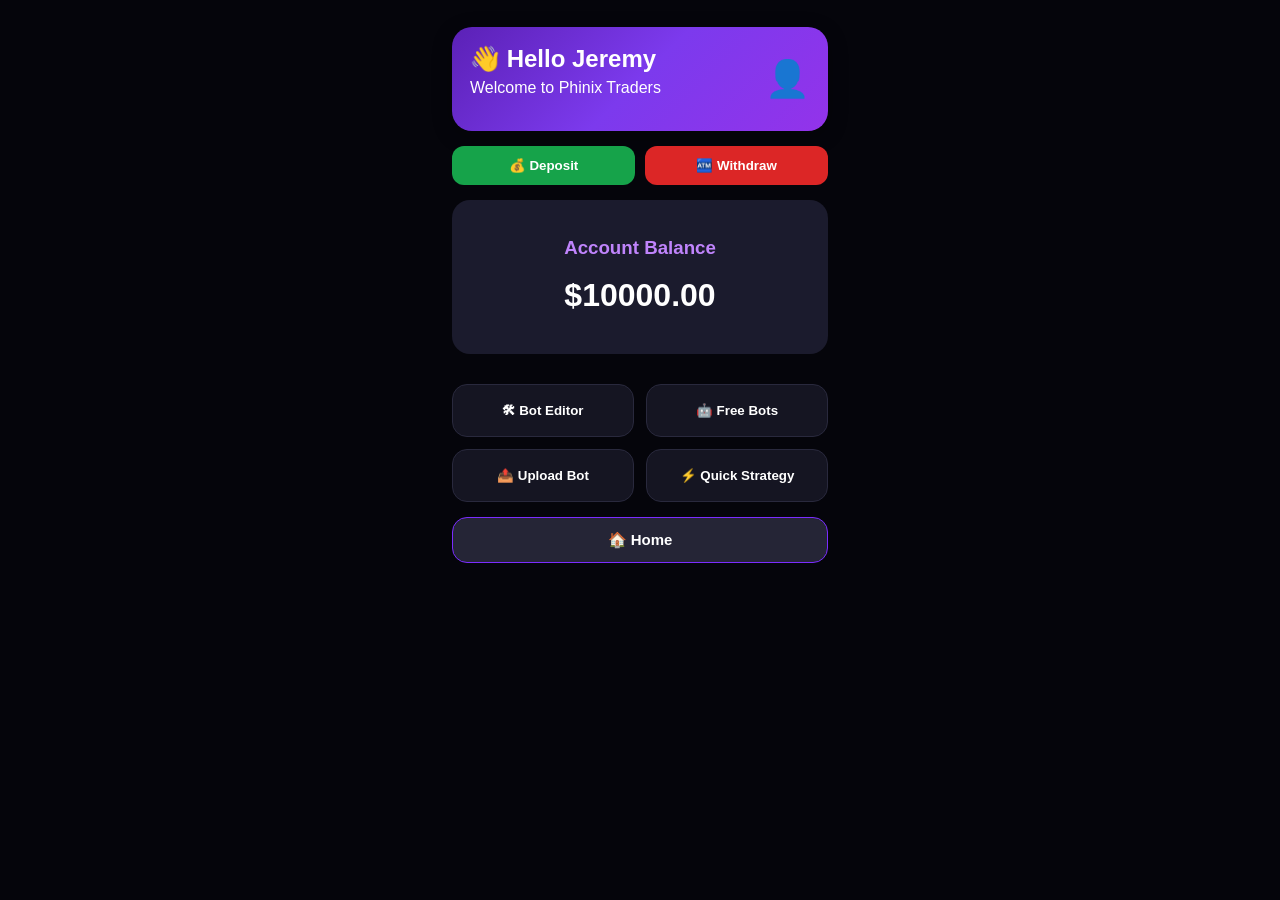
<file: index.html>
<!DOCTYPE html>
<html lang="en">

<head>
    <meta charset="UTF-8">
    <meta name="viewport" content="width=device-width, initial-scale=1.0">
    <title>Phinix Traders</title>

    <style>
        * {
            box-sizing: border-box;
        }

        html,
        body {
            margin: 0;
            padding: 0;
            min-height: 100%;
            background: #05050b;
            color: white;
            font-family: Arial, sans-serif;
        }

        body {
            min-height: 100vh;
        }

        .container {
            width: 100%;
            max-width: 430px;
            min-height: 100vh;
            margin: 0 auto;
            padding: 12px;
            padding-bottom: 120px;
            background: #05050b;
        }

        button,
        .tab,
        .wallet-btn,
        .trade-box {
            font-family: Arial, sans-serif;
        }
    </style>
</head>

<body>

<div class="container"></div>

<script src="script.js"></script>
<script src="phinix-engine.js"></script>
<script src="phinix-deriv-api.js"></script>
<script src="phinix-deriv-bridge.js"></script>
<script src="phinix-pro.js"></script>
    
</body>

</html>
</file>
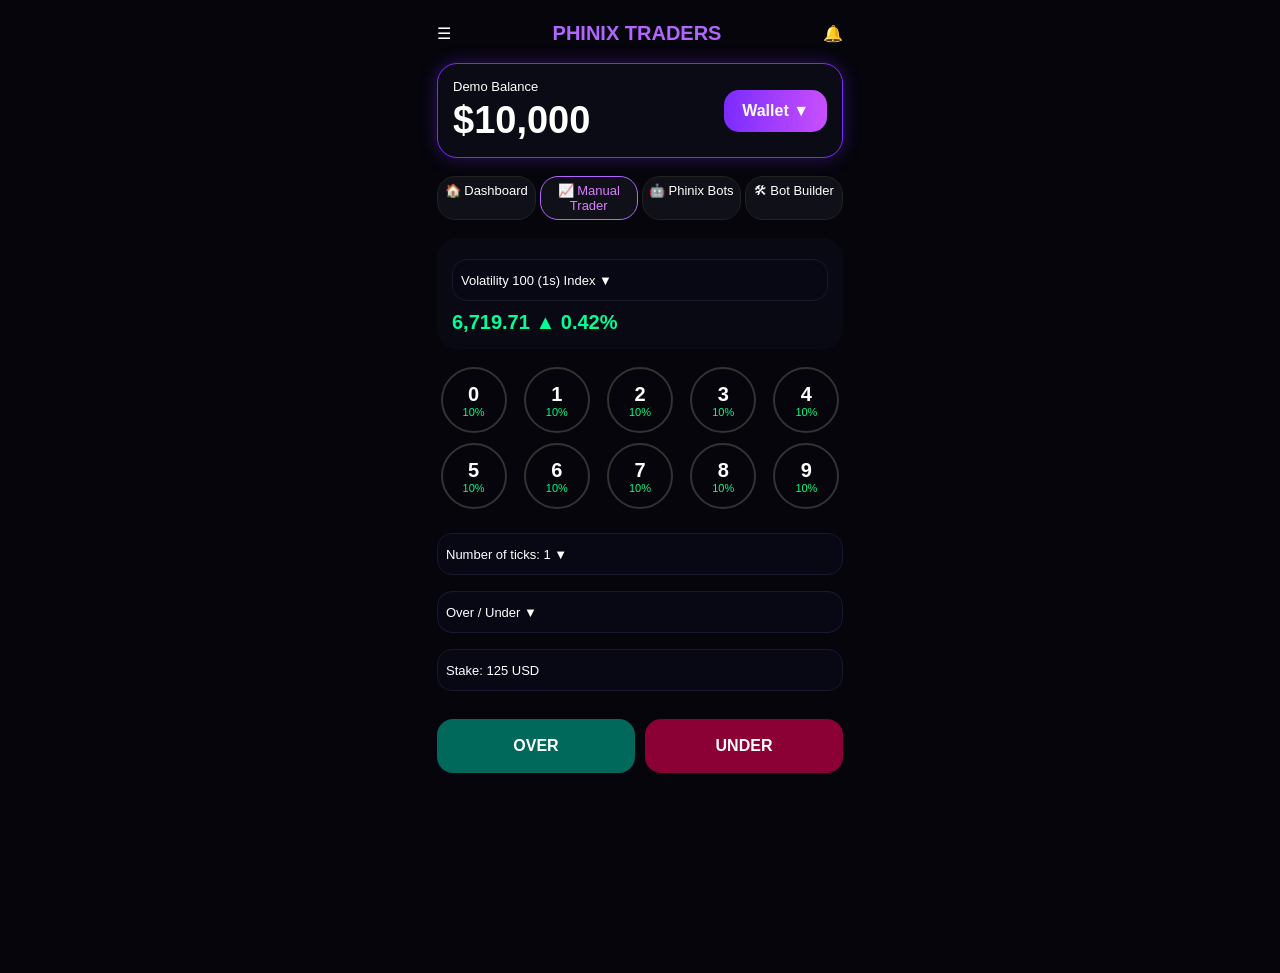
<file: backup.html>
<!DOCTYPE html>
<html lang="en">

<head>

<meta charset="UTF-8">

<meta name="viewport" content="width=device-width, initial-scale=1.0">

<title>Phinix Traders</title>

<style>

*{
margin:0;
padding:0;
box-sizing:border-box;
font-family:Arial,sans-serif;
}

body{

background:#05050b;
color:white;

}

.container{

max-width:430px;
margin:auto;
padding:12px;
padding-bottom:120px;

}

.header{

display:flex;
justify-content:space-between;
align-items:center;
margin-top:10px;

}

.logo{

font-size:20px;
font-weight:bold;
color:#b266ff;

}

.wallet-box{

margin-top:18px;
padding:15px;
border-radius:20px;

background:#0b0b15;

border:1px solid #7a2cff;

box-shadow:0 0 18px rgba(122,44,255,.35);

display:flex;
justify-content:space-between;
align-items:center;

}

.balance{

font-size:13px;

}

.balance h1{

font-size:38px;
margin-top:5px;

}

.wallet-btn{

background:linear-gradient(90deg,#7a2cff,#c94fff);

padding:12px 18px;

border-radius:15px;

font-weight:bold;

cursor:pointer;

}

.tabs{

display:flex;
gap:4px;
margin-top:18px;

}

.tab{

flex:1;

background:#101018;

padding:6px 4px;
font-size:13px;
border-radius:18px;

text-align:center;

cursor:pointer;

border:1px solid #222;

}

.active{

border:1px solid #b266ff;

color:#d77fff;

}

.market{

margin-top:18px;

background:#090913;

padding:15px;

border-radius:20px;

}

.trade-box{
    background:#080814;
    border:1px solid #1a1a2e;
    border-radius:15px;
    padding:8px;
    margin-top:6px;
    color:white;
    font-size:13px;
    width:100%;
    box-sizing:border-box;
    min-height:42px;
    display:flex;
    align-items:center;
}

.price{

margin-top:10px;

font-size:20px;

font-weight:bold;

color:#00ff99;

}

.digits{

display:grid;

grid-template-columns:repeat(5,1fr);

gap:10px;

margin-top:18px;

}

.circle{

width:66px;

height:66px;

border-radius:50%;

border:2px solid #333;

display:flex;

flex-direction:column;

justify-content:center;

align-items:center;

margin:auto;

}

.circle span:first-child{

font-size:20px;

font-weight:bold;

}

.circle span:last-child{

font-size:11px;

color:#00ff88;

}

.trade-section{

display:flex;

flex-direction:column;

gap:10px;

margin-top:18px;

}

.buttons{

display:flex;

gap:10px;

margin-top:18px;

}

.over{

flex:1;

background:#00695c;

padding:18px;

border-radius:16px;

text-align:center;

font-weight:bold;

cursor:pointer;

}

.under{

flex:1;

background:#8b0035;

padding:18px;

border-radius:16px;

text-align:center;

font-weight:bold;

cursor:pointer;

}

.selected{

border:2px solid #c94fff;

box-shadow:0 0 15px #c94fff;

}

.bottom-space{

height:80px;

}
    .bot-card{
    background:#161625;
    border:1px solid #2d2d45;
    border-radius:15px;
    padding:15px;
    margin:12px 0;
    color:white;
}

.bot-card h3{
    margin:0;
    font-size:18px;
}

.bot-card p{
    color:#bdbdbd;
    font-size:13px;
    margin:8px 0 15px 0;
}

.bot-card button{
    width:100%;
    padding:12px;
    border:none;
    border-radius:12px;
    background:#7a2cff;
    color:white;
    font-weight:bold;
    font-size:15px;
    cursor:pointer;
}

</style>

</head>

<body>

<div class="container">

<div class="header">

<div>☰</div>

<div class="logo">PHINIX TRADERS</div>

<div>🔔</div>

</div>

<div class="wallet-box">

<div class="balance">

Demo Balance

<h1>$10,000</h1>

</div>

<div class="wallet-btn" onclick="changeWallet()">

Wallet ▼

</div>

</div>

<div class="tabs">

<div class="tab" onclick="openDashboard()">
🏠 Dashboard
</div>

<div class="tab active">
📈 Manual Trader
</div>

<div class="tab" onclick="openBots()">
🤖 Phinix Bots
</div>

<div class="tab" onclick="openBotBuilder()">
🛠 Bot Builder
</div>

</div>
<div class="market">

<div class="trade-box" onclick="changeVolatility()">
Volatility 100 (1s) Index ▼
</div>

<div class="price">
6,719.71 ▲ 0.42%
</div>

</div>

<div class="digits">

<div class="circle">
<span>0</span>
<span>10%</span>
</div>

<div class="circle">
<span>1</span>
<span>10%</span>
</div>

<div class="circle">
<span>2</span>
<span>10%</span>
</div>

<div class="circle">
<span>3</span>
<span>10%</span>
</div>

<div class="circle">
<span>4</span>
<span>10%</span>
</div>

<div class="circle">
<span>5</span>
<span>10%</span>
</div>

<div class="circle">
<span>6</span>
<span>10%</span>
</div>

<div class="circle">
<span>7</span>
<span>10%</span>
</div>

<div class="circle">
<span>8</span>
<span>10%</span>
</div>

<div class="circle">
<span>9</span>
<span>10%</span>
</div>

</div>

<div class="trade-section">

<div class="trade-box" onclick="changeTicks()">
Number of ticks: 1 ▼
</div>

<div class="trade-box" onclick="changeContract()">
Over / Under ▼
</div>

<div class="trade-box" onclick="changeStake()">
Stake: 125 USD
</div>

<div class="buttons">

    <div class="over">
        OVER
    </div>

    <div class="under">
        UNDER
    </div>

</div>

</div>

<div class="bottom-space"></div>
<script>

function changeWallet(){

    let choice = prompt(
`Wallet

1 = Deposit
2 = Withdraw
3 = Transfer`
    );

    const wallet = document.querySelector(".wallet-btn");

    if(choice=="1"){
        wallet.innerHTML="Deposit ▼";
    }

    if(choice=="2"){
        wallet.innerHTML="Withdraw ▼";
    }

    if(choice=="3"){
        wallet.innerHTML="Transfer ▼";
    }

}

function changeVolatility() {

    let choice = prompt(
`Choose Volatility

1 = Volatility 10
2 = Volatility 10 (1s)
3 = Volatility 25
4 = Volatility 25 (1s)
5 = Volatility 50
6 = Volatility 50 (1s)
7 = Volatility 75
8 = Volatility 75 (1s)
9 = Volatility 100
10 = Volatility 100 (1s)`
    );

    const market = document.querySelectorAll(".trade-box")[0];

    if(choice=="1") market.innerHTML="Volatility 10 Index ▼";
    if(choice=="2") market.innerHTML="Volatility 10 (1s) Index ▼";
    if(choice=="3") market.innerHTML="Volatility 25 Index ▼";
    if(choice=="4") market.innerHTML="Volatility 25 (1s) Index ▼";
    if(choice=="5") market.innerHTML="Volatility 50 Index ▼";
    if(choice=="6") market.innerHTML="Volatility 50 (1s) Index ▼";
    if(choice=="7") market.innerHTML="Volatility 75 Index ▼";
    if(choice=="8") market.innerHTML="Volatility 75 (1s) Index ▼";
    if(choice=="9") market.innerHTML="Volatility 100 Index ▼";
    if(choice=="10") market.innerHTML="Volatility 100 (1s) Index ▼";

}

function changeTicks() {

    let choice = prompt(
`Choose Number of Ticks

1
2
3
4
5
6
7`
    );

    if(choice >= 1 && choice <= 7){

        document.querySelectorAll(".trade-box")[1].innerHTML =
        "Number of ticks: " + choice + " ▼";

    }

}

function changeContract() {

    let choice = prompt(
`Choose Trade Type

1 = Over / Under
2 = Matches / Differs
3 = Even / Odd
4 = Rise / Fall`
    );

    const contract = document.querySelectorAll(".trade-box")[2];

    if(choice=="1"){
        contract.innerHTML = "Over / Under ▼";
        document.querySelector(".over").innerHTML = "OVER";
        document.querySelector(".under").innerHTML = "UNDER";
    }

    if(choice=="2"){
        contract.innerHTML = "Matches / Differs ▼";
        document.querySelector(".over").innerHTML = "MATCHES";
        document.querySelector(".under").innerHTML = "DIFFERS";
    }

    if(choice=="3"){
        contract.innerHTML = "Even / Odd ▼";
        document.querySelector(".over").innerHTML = "EVEN";
        document.querySelector(".under").innerHTML = "ODD";
    }

    if(choice=="4"){
        contract.innerHTML = "Rise / Fall ▼";
        document.querySelector(".over").innerHTML = "RISE";
        document.querySelector(".under").innerHTML = "FALL";
    }

}

function changeStake(){

    let amount = prompt("Enter stake amount (USD):");

    if(amount && !isNaN(amount)){

        document.querySelectorAll(".trade-box")[3].innerHTML =
        "Stake: " + amount + " USD";

    }

}

function openBots(){

document.querySelector(".container").innerHTML = `

<div class="header">
    <div onclick="location.reload()">←</div>
    <div class="logo">PHINIX BOTS</div>
    <div>🏠</div>
</div>

<div class="bot-card">
    <h3>🤖 Apex Bot</h3>
    <p>AI-powered precision trading</p>
    <button onclick="openApexBot()">LOAD BOT</button>
</div>

<div class="bot-card">
    <h3>🚀 Phinix Pro Bot</h3>
    <p>Advanced trend detection</p>
    <button>LOAD BOT</button>
</div>

<div class="bot-card">
    <h3>⚡ Lightning Bot</h3>
    <p>High-speed scalping</p>
    <button>LOAD BOT</button>
</div>

<div class="bot-card">
    <h3>🎯 Sniper Bot</h3>
    <p>Precision entry strategy</p>
    <button>LOAD BOT</button>
</div>

<div class="bot-card">
    <h3>📈 Trend Bot</h3>
    <p>Trend-following system</p>
    <button>LOAD BOT</button>
</div>

<div class="bot-card">
    <h3>💎 Premium Bot</h3>
    <p>Multi-strategy trading</p>
    <button>LOAD BOT</button>
</div>

<div class="bot-card">
    <h3>🧠 AI Predictor Bot</h3>
    <p>AI market prediction</p>
    <button>LOAD BOT</button>
</div>
`;

            }
function openDashboard() {




}

function openApexBot(){
document.querySelector(".container").innerHTML = `

<div class="header">
    <div onclick="openBots()">←</div>
    <div class="logo">APEX BOT</div>
    <div>🏠</div>
</div>

<div style="
background:linear-gradient(180deg,#8a3cff,#6d28d9);
padding:16px;
border-radius:18px;
margin-top:12px;
box-shadow:0 0 12px rgba(122,44,255,.30);
">

<h2 style="
font-size:30px;
text-align:center;
color:white;
margin-bottom:20px;
">
⚡ Quick Strategy
</h2>

<h3 style="
font-size:24px;
color:white;
margin-bottom:18px;
">
1. Trade Parameters
</h3>

<label style="font-size:13px;font-weight:bold;color:#f0e8ff;display:block;margin-bottom:6px;">
Market
</label>

<select style="
width:100%;
padding:10px;
border-radius:10px;
border:none;
background:white;
color:#222;
font-size:14px;
margin-bottom:13px;
">
<option>Derived</option>
</select>

<label style="font-size:13px;font-weight:bold;color:#f0e8ff;display:block;margin-bottom:6px;">
Index
</label>

<select style="
width:100%;
padding:10px;
border-radius:10px;
border:none;
background:white;
color:#222;
font-size:14px;
margin-bottom:13px;
">
<option>Volatility 100 (1s)</option>
</select>
<h3 style="
font-size:24px;
color:white;
margin-top:20px;
margin-bottom:18px;
text-align:center;
">
⚙ Run once at start
</h3>

<label>Set Stake to</label>
<input type="text" value="2" style="width:100%;padding:12px;border-radius:12px;margin-bottom:12px;">

<label>Set Target Profit to</label>
<input type="text" value="5" style="width:100%;padding:12px;border-radius:12px;margin-bottom:12px;">

<label>Set Stop Loss to</label>
<input type="text" value="10" style="width:100%;padding:12px;border-radius:12px;margin-bottom:12px;">

<label>Set Martingale to</label>
<select style="width:100%;padding:12px;border-radius:12px;margin-bottom:12px;">
<option>2</option>
</select>

<label>Set Stake Win to</label>
<select style="width:100%;padding:12px;border-radius:12px;margin-bottom:12px;">
<option>Stake</option>
</select>

<label>Set Count to</label>
<input type="text" value="0" style="width:100%;padding:12px;border-radius:12px;margin-bottom:12px;">

<label>Set Initial Balance to</label>
<input type="text" value="1000" style="width:100%;padding:12px;border-radius:12px;">
 </div>

<div style="background:#111118;border:1px solid #2c2c3f;border-radius:20px;padding:14px;margin-top:14px;">



<h3 style="
font-size:24px;
color:white;
margin-top:20px;
margin-bottom:18px;
">
2. Trade Options
</h3>

<label style="font-size:13px;font-weight:bold;color:#f0e8ff;display:block;margin-bottom:6px;">
Duration
</label>

<div style="
display:flex;
gap:10px;
margin-bottom:14px;
">

<select style="
flex:1;
padding:9px;
border-radius:12px;
border:none;
background:white;
color:#222;
font-size:13px;
">
<option>Ticks</option>
</select>

<select style="
flex:1;
padding:12px;
border-radius:12px;
border:none;
background:white;
color:#222;
font-size:15px;
">
<option>1 Tick</option>
</select>

</div>

<label style="font-size:13px;font-weight:bold;color:#f0e8ff;display:block;margin-bottom:6px;">
Profit
</label>

<div style="display:flex;gap:10px;margin-bottom:14px;">

<select style="
width:90px;
padding:12px;
border-radius:12px;
border:none;
background:white;
color:#222;
">
<option>USD</option>
</select>

<input
type="text"
value="5"
style="
flex:1;
padding:12px;
border-radius:12px;
border:none;
background:white;
color:#222;
">

</div>

<label style="font-size:13px;font-weight:bold;color:#f0e8ff;display:block;margin-bottom:6px;">
Loss
</label>

<div style="display:flex;gap:10px;margin-bottom:14px;">

<select style="
width:90px;
padding:12px;
border-radius:12px;
border:none;
background:white;
color:#222;
">
<option>USD</option>
</select>

<input
type="text"
value="10"
style="
flex:1;
padding:12px;
border-radius:12px;
border:none;
background:white;
color:#222;
">

</div>

<label style="font-size:13px;font-weight:bold;color:#f0e8ff;display:block;margin-bottom:6px;">
Martingale
</label>

<select style="
width:100%;
padding:12px;
border-radius:12px;
border:none;
background:white;
color:#222;
font-size:15px;
margin-bottom:14px;
">
<option>OFF</option>
<option>ON</option>
</select>

<label style="font-size:13px;font-weight:bold;color:#f0e8ff;display:block;margin-bottom:6px;">
Prediction
</label>

<input
type="text"
value="4"
style="
width:100%;
padding:12px;
border-radius:12px;
border:none;
background:white;
color:#222;
font-size:15px;
margin-bottom:14px;
">
</div>
</div>

<h3 style="
font-size:24px;
color:white;
margin-top:20px;
margin-bottom:18px;
">
4. Purchase Conditions
</h3>

<div style="
background:#111118;
border:1px solid #2c2c3f;
border-radius:20px;
padding:18px;
margin-top:20px;
box-shadow:0 0 10px rgba(0,0,0,.5);
">



<label style="font-size:13px;font-weight:bold;color:white;">Purchase</label>

<select style="
width:100%;
padding:12px;
border-radius:12px;
margin-bottom:14px;
">
<option>Odd</option>
<option>Even</option>
<option>Over</option>
<option>Under</option>
<option>Matches</option>
<option>Differs</option>
</select>

<label style="font-size:13px;font-weight:bold;color:white;">Allow Bulk Purchase</label>

<select style="
width:100%;
padding:12px;
border-radius:12px;
margin-bottom:14px;
">
<option>No</option>
<option>Yes</option>
</select>

<label style="font-size:13px;font-weight:bold;color:white;">Number of Trades</label>

<select style="
width:100%;
padding:12px;
border-radius:12px;
">
<option>1</option>
<option>2</option>
<option>5</option>
<option>10</option>
</select>

</div>




</div>

<button
id="apexBotBtn"
onclick="toggleApexBot()"
style="
width:100%;
padding:18px;
margin-top:20px;
background:#00b050;
color:white;
font-size:22px;
font-weight:bold;
border:none;
border-radius:15px;
cursor:pointer;
">
</div>

▶ RUN

</button>

`;

}





function toggleApexBot(){

document.querySelector(".container").innerHTML = `

<div class="header">
    <div onclick="openApexBot()">←</div>
    <div class="logo">APEX BOT</div>
    <div>🏠</div>
</div>

<div class="tabs">
    <div class="tab active">Summary</div>
    <div class="tab">Transactions</div>
    <div class="tab">Journal</div>
</div>

<div class="bot-card">Total Stake<br><b>0 USD</b></div>

<div class="bot-card">Total Payout<br><b>0 USD</b></div>

<div class="bot-card">Contracts Won<br><b>0</b></div>

<div class="bot-card">Contracts Lost<br><b>0</b></div>

<div class="bot-card">Runs<br><b>0</b></div>

<div class="bot-card">Profit<br><b style="color:#00ff88;">0 USD</b></div>

<button style="
width:100%;
padding:18px;
margin-top:20px;
background:#e00000;
color:white;
font-size:22px;
font-weight:bold;
border:none;
border-radius:15px;
">
⏹ STOP
</button>

`;

}
    </script>

</body>

  </html>
</file>
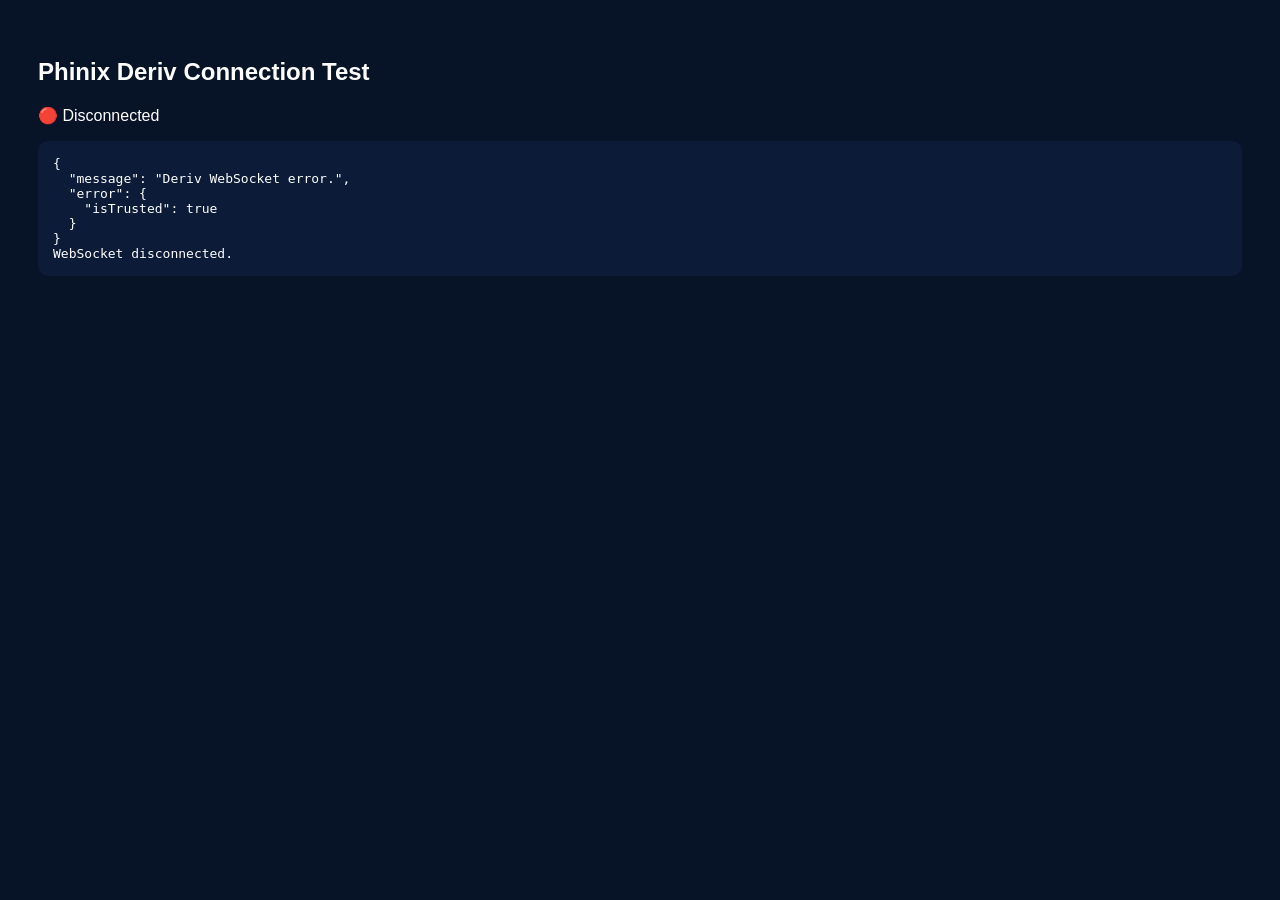
<file: deriv-test.html>
<!DOCTYPE html>
<html>

<head>

    <meta charset="UTF-8">

    <meta
        name="viewport"
        content="width=device-width, initial-scale=1.0"
    >

    <title>Phinix Deriv Connection Test</title>

</head>


<body
    style="
        background:#071326;
        color:white;
        font-family:Arial,sans-serif;
        padding:30px;
    "
>

    <h2>Phinix Deriv Connection Test</h2>

    <p id="status">
        Connecting...
    </p>


    <pre
        id="output"
        style="
            background:#0B1B38;
            padding:15px;
            border-radius:10px;
            white-space:pre-wrap;
        "
    ></pre>


<script src="phinix-deriv-api.js"></script>
<script src="phinix-deriv-bridge.js"></script>


    <script>

        const status =
            document.getElementById(
                "status"
            );

        const output =
            document.getElementById(
                "output"
            );


        function log(message){

            output.textContent +=
                message + "\n";

        }


        PhinixDerivAPI.on(
            "connected",
            function(){

                status.textContent =
                    "🟢 Connected to Deriv";

                log(
                    "WebSocket connection established."
                );

            }
        );


        PhinixDerivAPI.on(
            "disconnected",
            function(){

                status.textContent =
                    "🔴 Disconnected";

                log(
                    "WebSocket disconnected."
                );

            }
        );


        PhinixDerivAPI.on(
            "error",
            function(error){

                status.textContent =
                    "⚠️ Connection error";

                log(
                    JSON.stringify(
                        error,
                        null,
                        2
                    )
                );

            }
        );


        PhinixDerivAPI.on(
            "apiError",
            function(error){

                log(
                    "Deriv API error: " +
                    JSON.stringify(
                        error
                    )
                );

            }
        );


        /*
            Start public connection.
            No App ID or account token.
        */

        PhinixDerivBridge.connect();

        PhinixDerivBridge.onTick(
    function(tick){

        if(!tick){

            return;

        }

        status.textContent =
            "🟢 Connected • Live tick received";

        log(
            "Live tick: " +
            JSON.stringify(
                tick,
                null,
                2
            )
        );

    }
);

    </script>

</body>

</html>
</file>
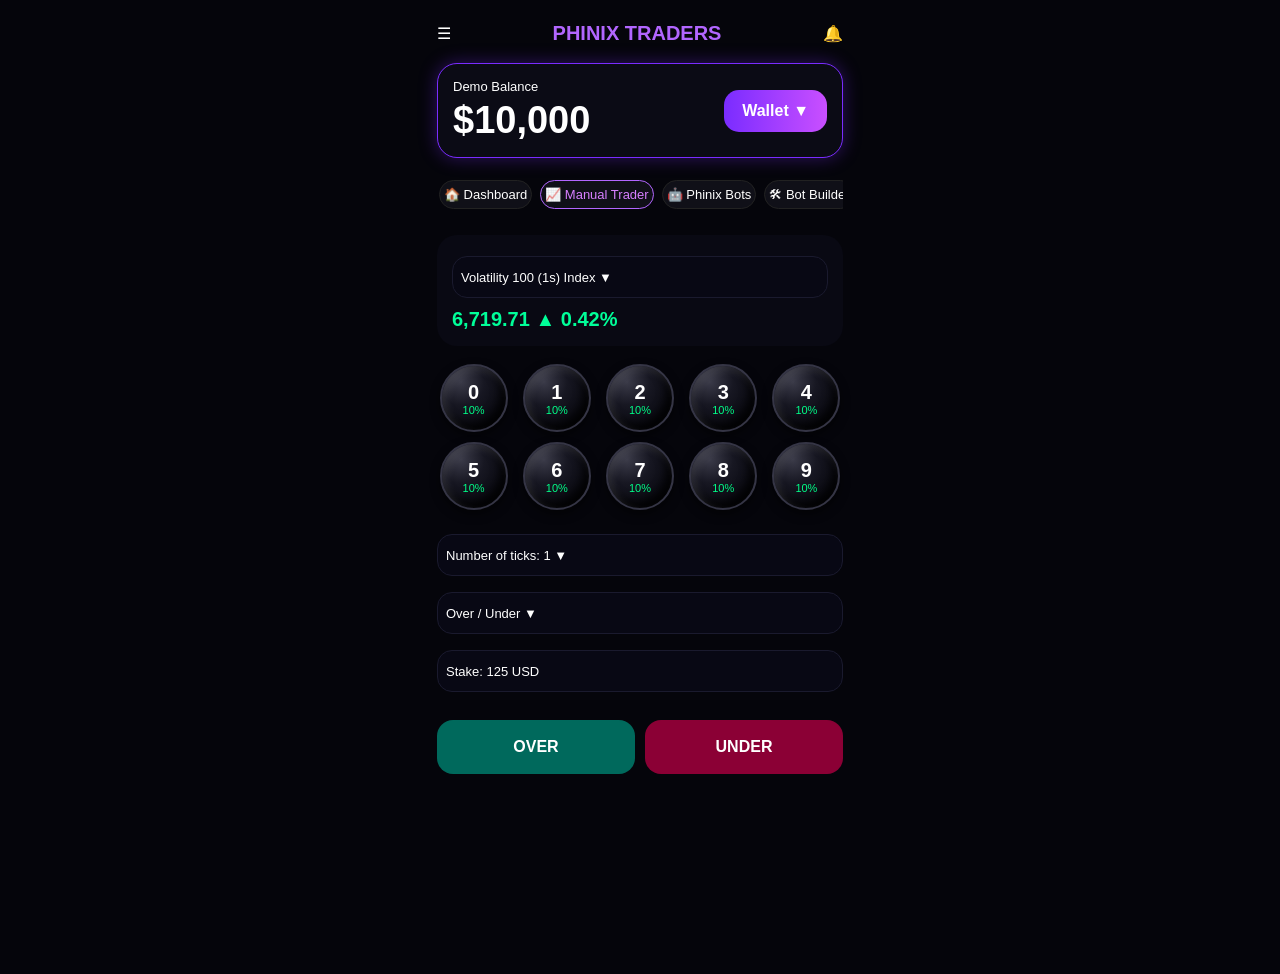
<file: dtrader.html>
<!DOCTYPE html>
<html lang="en">

<head>

<meta charset="UTF-8">

<meta name="viewport" content="width=device-width, initial-scale=1.0">

<title>Phinix Traders</title>
    <link rel="stylesheet" href="style.css">

<style>

*{
margin:0;
padding:0;
box-sizing:border-box;
font-family:Arial,sans-serif;
}

body{

background:#05050b;
color:white;

}

.container{

max-width:430px;
margin:auto;
padding:12px;
padding-bottom:120px;

}

.header{

display:flex;
justify-content:space-between;
align-items:center;
margin-top:10px;

}

.logo{

font-size:20px;
font-weight:bold;
color:#b266ff;

}

.wallet-box{

margin-top:18px;
padding:15px;
border-radius:20px;

background:#0b0b15;

border:1px solid #7a2cff;

box-shadow:0 0 18px rgba(122,44,255,.35);

display:flex;
justify-content:space-between;
align-items:center;

}

.balance{

font-size:13px;

}

.balance h1{

font-size:38px;
margin-top:5px;

}

.wallet-btn{

background:linear-gradient(90deg,#7a2cff,#c94fff);

padding:12px 18px;

border-radius:15px;

font-weight:bold;

cursor:pointer;

}

.tabs{

display:flex;
gap:8px;
margin-top:18px;

overflow-x:auto;
overflow-y:hidden;

white-space:nowrap;

padding:4px 2px 8px;

scrollbar-width:none;

-webkit-overflow-scrolling:touch;

}

.tabs::-webkit-scrollbar{
display:none;
}

.tab{

flex:0 0 auto;

background:#101018;

padding:9px 14px;

font-size:13px;

border-radius:18px;

text-align:center;

cursor:pointer;

border:1px solid #222;

}

.tab{

flex:1;

background:#101018;

padding:6px 4px;
font-size:13px;
border-radius:18px;

text-align:center;

cursor:pointer;

border:1px solid #222;

}

.active{

border:1px solid #b266ff;

color:#d77fff;

}

.market{

margin-top:18px;

background:#090913;

padding:15px;

border-radius:20px;

}

.trade-box{
    background:#080814;
    border:1px solid #1a1a2e;
    border-radius:15px;
    padding:8px;
    margin-top:6px;
    color:white;
    font-size:13px;
    width:100%;
    box-sizing:border-box;
    min-height:42px;
    display:flex;
    align-items:center;
}

.price{

margin-top:10px;

font-size:20px;

font-weight:bold;

color:#00ff99;

}

.digits{

display:grid;

grid-template-columns:repeat(5,1fr);

gap:10px;

margin-top:18px;

}

.circle{
    width:68px;
    height:68px;
    border-radius:50%;

    display:flex;
    flex-direction:column;
    justify-content:center;
    align-items:center;

    margin:auto;

    background:
        radial-gradient(
            circle at 30% 25%,
            #3a3a48 0%,
            #171722 35%,
            #08080f 75%,
            #030307 100%
        );

    border:2px solid #353545;

    box-shadow:
        inset 4px 4px 8px rgba(255,255,255,.12),
        inset -5px -6px 10px rgba(0,0,0,.8),
        0 4px 10px rgba(0,0,0,.55);

    color:white;
}

.circle span:first-child{

font-size:20px;

font-weight:bold;

}

.circle span:last-child{

font-size:11px;

color:#00ff88;

}

.trade-section{

display:flex;

flex-direction:column;

gap:10px;

margin-top:18px;

}

.buttons{

display:flex;

gap:10px;

margin-top:18px;

}

.over{

flex:1;

background:#00695c;

padding:18px;

border-radius:16px;

text-align:center;

font-weight:bold;

cursor:pointer;

}

.under{

flex:1;

background:#8b0035;

padding:18px;

border-radius:16px;

text-align:center;

font-weight:bold;

cursor:pointer;

}

.selected{

border:2px solid #c94fff;

box-shadow:0 0 15px #c94fff;

}

.bottom-space{

height:80px;

}
    .bot-card{
    background:#161625;
    border:1px solid #2d2d45;
    border-radius:15px;
    padding:15px;
    margin:12px 0;
    color:white;
}

.bot-card h3{
    margin:0;
    font-size:18px;
}

.bot-card p{
    color:#bdbdbd;
    font-size:13px;
    margin:8px 0 15px 0;
}

.bot-card button{
    width:100%;
    padding:12px;
    border:none;
    border-radius:12px;
    background:#7a2cff;
    color:white;
    font-weight:bold;
    font-size:15px;
    cursor:pointer;
}

</style>

</head>

<body>

<div class="container">

<div class="header">

<div>☰</div>

<div class="logo">PHINIX TRADERS</div>

<div>🔔</div>

</div>

<div class="wallet-box">

<div class="balance" onclick="openAccountMenu()" style="cursor:pointer;">

Demo Balance

<h1>$10,000</h1>

</div>

<div class="wallet-btn" onclick="openWalletMenu()">

Wallet ▼

</div>

</div>

<div class="tabs">

<div class="tab" onclick="window.location.href='index.html'">
🏠 Dashboard
</div>

<div class="tab active">
📈 Manual Trader
</div>

<div class="tab" onclick="openBots()">
🤖 Phinix Bots
</div>

<div class="tab" onclick="openLightningBotBuilder()">
🛠 Bot Builder
</div>

<div class="tab" onclick="openRiskCalculator()">
🧮 Risk Calculator
</div>

<div class="tab" onclick="openBulkTrader()">
📦 Bulk Trader
</div>

<div class="tab" onclick="openAnalysisTool()">
📊 Analysis
</div>

</div>
    
<div class="market">

<div class="trade-box" onclick="changeVolatility()">
Volatility 100 (1s) Index ▼
</div>

<div class="price">
6,719.71 ▲ 0.42%
</div>

</div>

<div class="digits">

<div class="circle">
<span>0</span>
<span>10%</span>
</div>

<div class="circle">
<span>1</span>
<span>10%</span>
</div>

<div class="circle">
<span>2</span>
<span>10%</span>
</div>

<div class="circle">
<span>3</span>
<span>10%</span>
</div>

<div class="circle">
<span>4</span>
<span>10%</span>
</div>

<div class="circle">
<span>5</span>
<span>10%</span>
</div>

<div class="circle">
<span>6</span>
<span>10%</span>
</div>

<div class="circle">
<span>7</span>
<span>10%</span>
</div>

<div class="circle">
<span>8</span>
<span>10%</span>
</div>

<div class="circle">
<span>9</span>
<span>10%</span>
</div>

</div>

<div class="trade-section">

<div class="trade-box" onclick="changeTicks()">
Number of ticks: 1 ▼
</div>

<div class="trade-box" onclick="changeContract()">
Over / Under ▼
</div>

<div class="trade-box" onclick="changeStake()">
Stake: 125 USD
</div>

<div class="buttons">

    <div class="over">
        OVER
    </div>

    <div class="under">
        UNDER
    </div>

</div>

</div>

<div class="bottom-space"></div>

<script src="script.js?v=3"></script>

</body>

</html>
</file>
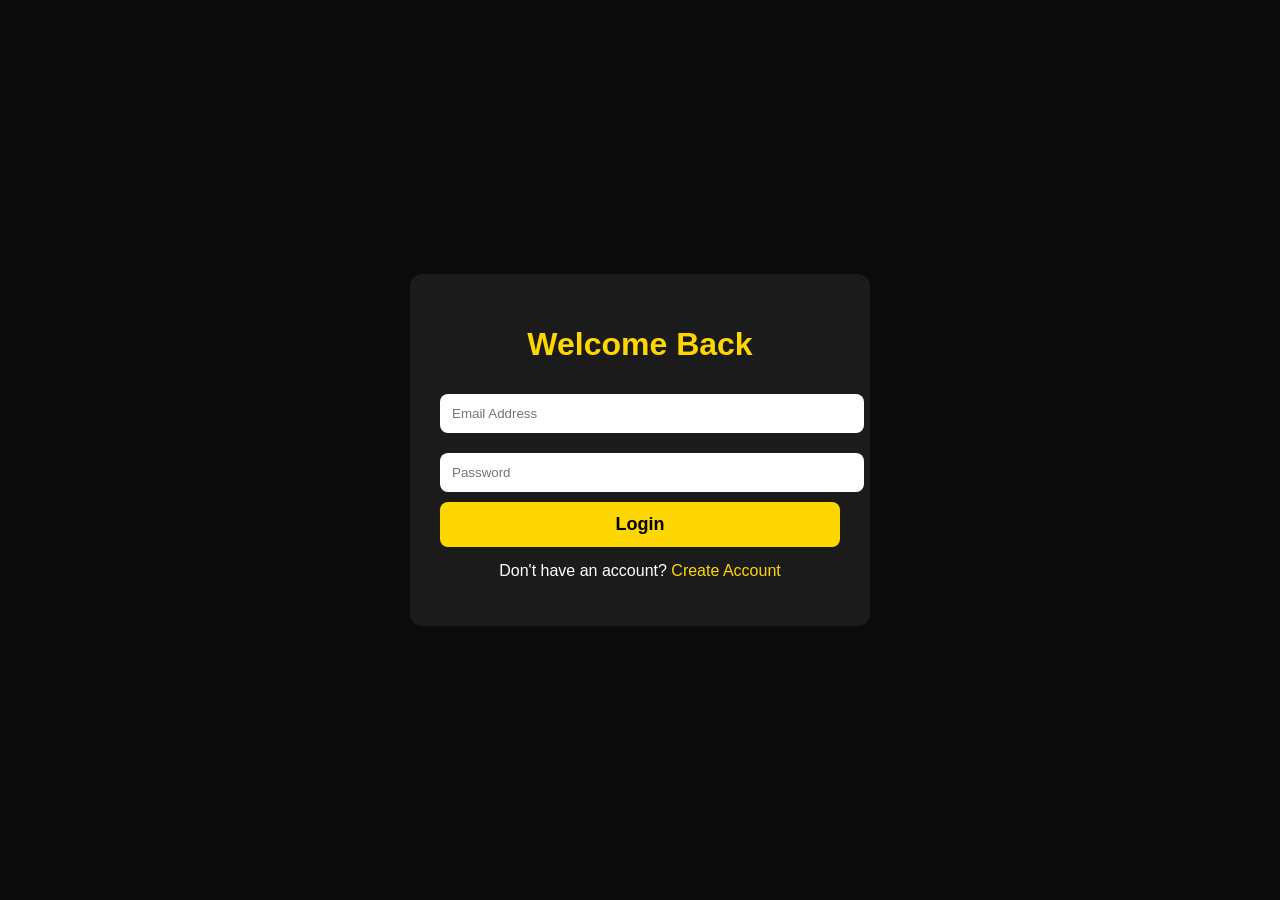
<file: login.html>
<!DOCTYPE html>
<html lang="en">
<head>
<meta charset="UTF-8">
<meta name="viewport" content="width=device-width, initial-scale=1.0">
<title>Login - Phinix Traders</title>

<style>
body{
margin:0;
font-family:Arial,sans-serif;
background:#0b0b0b;
color:white;
display:flex;
justify-content:center;
align-items:center;
height:100vh;
}

.box{
background:#1b1b1b;
padding:30px;
border-radius:12px;
width:90%;
max-width:400px;
}

h1{
color:#FFD700;
text-align:center;
}

input{
width:100%;
padding:12px;
margin:10px 0;
border:none;
border-radius:8px;
}

button{
width:100%;
padding:12px;
background:#FFD700;
border:none;
font-size:18px;
font-weight:bold;
border-radius:8px;
cursor:pointer;
}

p{
text-align:center;
margin-top:15px;
}

a{
color:#FFD700;
text-decoration:none;
}
</style>

</head>

<body>

<div class="box">

<h1>Welcome Back</h1>

<input type="email" placeholder="Email Address">

<input type="password" placeholder="Password">

<button>Login</button>

<p>Don't have an account?
<a href="register.html">Create Account</a></p>

</div>

</body>
</html>
</file>
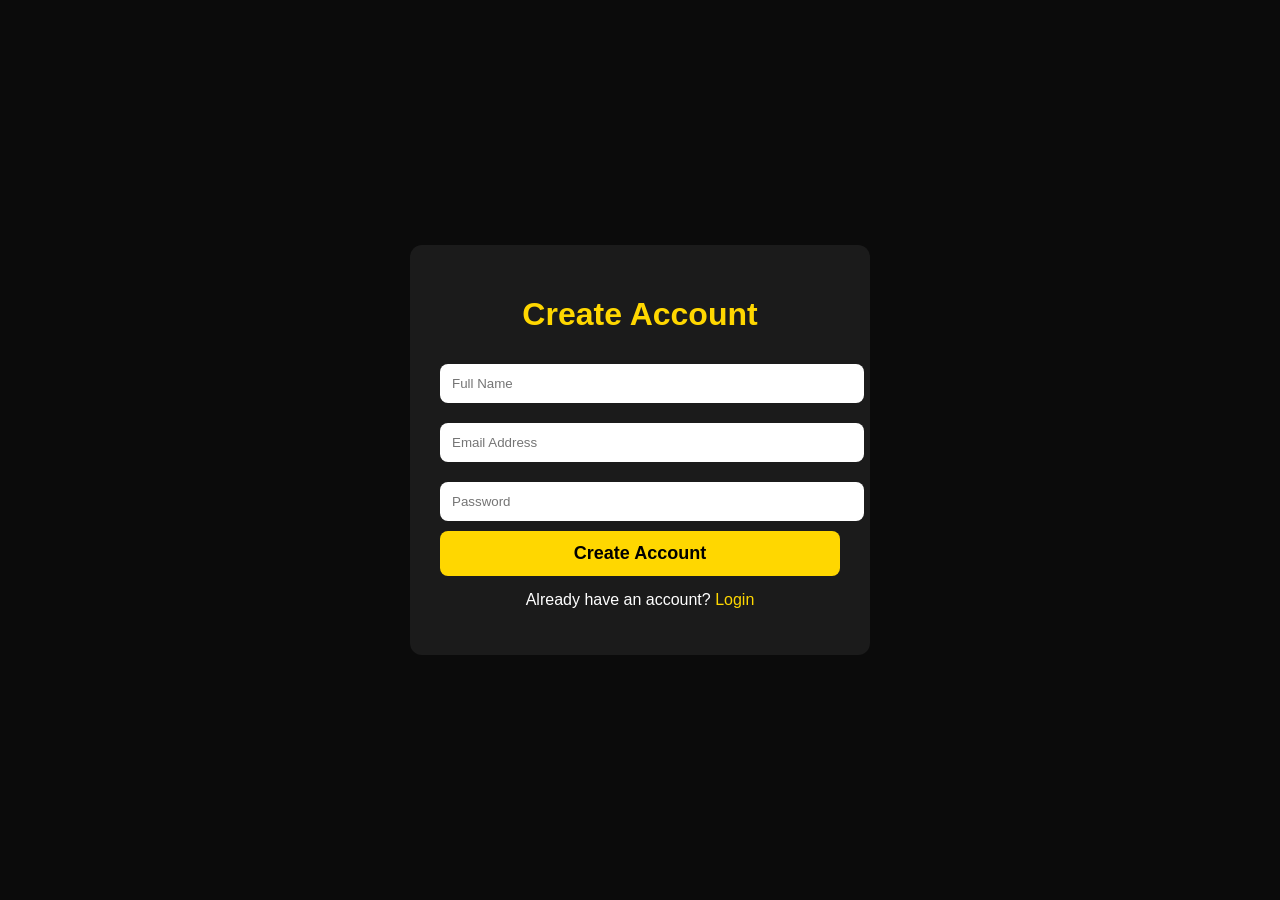
<file: register.html>
<!DOCTYPE html>
<html lang="en">
<head>
<meta charset="UTF-8">
<meta name="viewport" content="width=device-width, initial-scale=1.0">
<title>Register - Phinix Traders</title>

<style>
body{
margin:0;
font-family:Arial,sans-serif;
background:#0b0b0b;
color:white;
display:flex;
justify-content:center;
align-items:center;
height:100vh;
}

.box{
background:#1b1b1b;
padding:30px;
border-radius:12px;
width:90%;
max-width:400px;
}

h1{
color:#FFD700;
text-align:center;
}

input{
width:100%;
padding:12px;
margin:10px 0;
border:none;
border-radius:8px;
}

button{
width:100%;
padding:12px;
background:#FFD700;
border:none;
font-size:18px;
font-weight:bold;
border-radius:8px;
cursor:pointer;
}

p{
text-align:center;
margin-top:15px;
}

a{
color:#FFD700;
text-decoration:none;
}
</style>

</head>

<body>

<div class="box">

<h1>Create Account</h1>

<input type="text" placeholder="Full Name">

<input type="email" placeholder="Email Address">

<input type="password" placeholder="Password">

<button>Create Account</button>

<p>Already have an account?
<a href="login.html">Login</a></p>

</div>

</body>
</html>
</file>
<file: style.css>
*{
margin:0;
padding:0;
box-sizing:border-box;
font-family:Arial,sans-serif;
}

body{

background:#05050b;
color:white;

}

.container{

max-width:430px;
margin:auto;
padding:12px;
padding-bottom:120px;

}

.header{

display:flex;
justify-content:space-between;
align-items:center;
margin-top:10px;

}

.logo{

font-size:20px;
font-weight:bold;
color:#b266ff;

}

.wallet-box{

margin-top:18px;
padding:15px;
border-radius:20px;

background:#0b0b15;

border:1px solid #7a2cff;

box-shadow:0 0 18px rgba(122,44,255,.35);

display:flex;
justify-content:space-between;
align-items:center;

}

.balance{

font-size:13px;

}

.balance h1{

font-size:38px;
margin-top:5px;

}

.wallet-btn{

background:linear-gradient(90deg,#7a2cff,#c94fff);

padding:12px 18px;

border-radius:15px;

font-weight:bold;

cursor:pointer;

}

.tabs{

display:flex;
gap:4px;
margin-top:18px;

}

.tab{

flex:1;

background:#101018;

padding:6px 4px;
font-size:13px;
border-radius:18px;

text-align:center;

cursor:pointer;

border:1px solid #222;

}

.active{

border:1px solid #b266ff;

color:#d77fff;

}

.market{

margin-top:18px;

background:#090913;

padding:15px;

border-radius:20px;

}
.trade-section{

display:flex;

flex-direction:column;

gap:10px;

margin-top:18px;

}

.buttons{

display:flex;

gap:10px;

margin-top:18px;

}

.over{

flex:1;

background:#00695c;

padding:18px;

border-radius:16px;

text-align:center;

font-weight:bold;

cursor:pointer;

}

.under{

flex:1;

background:#8b0035;

padding:18px;

border-radius:16px;

text-align:center;

font-weight:bold;

cursor:pointer;

}

.selected{

border:2px solid #c94fff;

box-shadow:0 0 15px #c94fff;

}

.bottom-space{

height:80px;

}
    .bot-card{
    background:#161625;
    border:1px solid #2d2d45;
    border-radius:15px;
    padding:15px;
    margin:12px 0;
    color:white;
}

.bot-card h3{
    margin:0;
    font-size:18px;
}

.bot-card p{
    color:#bdbdbd;
    font-size:13px;
    margin:8px 0 15px 0;
}

.bot-card button{
    width:100%;
    padding:12px;
    border:none;
    border-radius:12px;
    background:#7a2cff;
    color:white;
    font-weight:bold;
    font-size:15px;
    cursor:pointer;
}
#transactionContainer{
    width:100%;
    overflow-x:auto;
    overflow-y:auto;
}

#transactionsTable{
    width:100%;
    table-layout:fixed;
    border-collapse:collapse;
}

#transactionsTable th,
#transactionsTable td{
    text-align:center;
    padding:6px 2px;
    word-wrap:break-word;
    overflow:hidden;
    font-size:13px;
}

#transactionsTable th:nth-child(1),
#transactionsTable td:nth-child(1){
    width:12%;
}

#transactionsTable th:nth-child(2),
#transactionsTable td:nth-child(2){
    width:38%;
}

#transactionsTable th:nth-child(3),
#transactionsTable td:nth-child(3){
    width:25%;
}

#transactionsTable th:nth-child(4),
#transactionsTable td:nth-child(4){
    width:25%;
}
</file>
